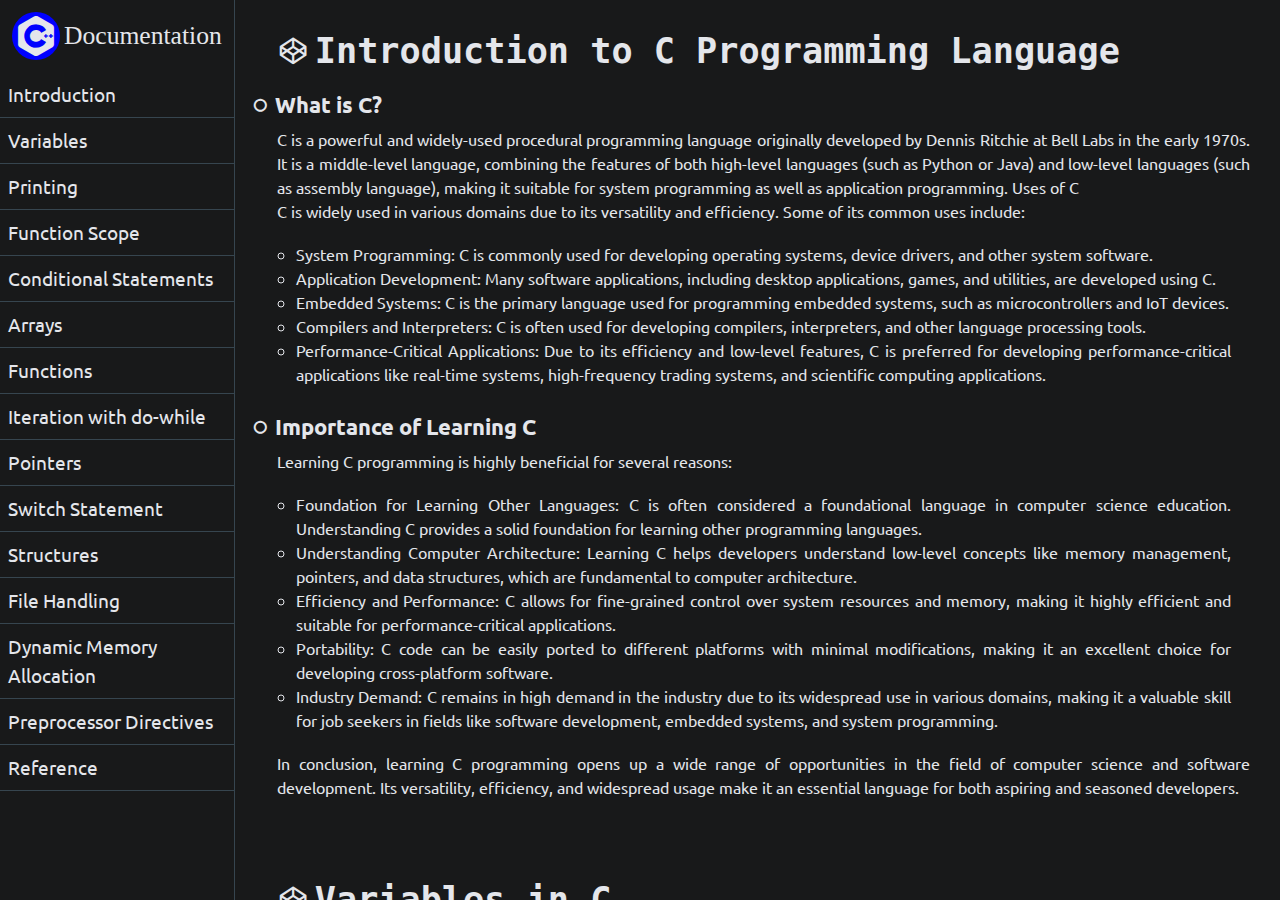
<file: LandingPage3/index.html>
<!DOCTYPE html>
<html lang="en">

<head>
    <meta charset="UTF-8">
    <meta name="viewport" content="width=device-width, initial-scale=1.0">
    <link rel="stylesheet" href="styles.css">
    <link href='https://unpkg.com/boxicons@2.1.4/css/boxicons.min.css' rel='stylesheet'>
    <title></title>
</head>

<body>
    <aside class="side-bar">
        <header class="doc-title"><i class='bx bxl-c-plus-plus'></i>Documentation</header>
        <nav class="side-nav">
            <ul>
                <li class="nav-topic"><a href="#Introduction">Introduction</a></li>
                <li class="nav-topic"><a href="#Variables">Variables</a></li>
                <li class="nav-topic"><a href="#Printing">Printing</a></li>
                <li class="nav-topic"><a href="#Scope">Function Scope</a></li>
                <li class="nav-topic"><a href="#ConditionalStatements">Conditional Statements</a></li>
                <li class="nav-topic"><a href="#Arrays">Arrays</a></li>
                <li class="nav-topic"><a href="#Function">Functions</a></li>
                <li class="nav-topic"><a href="#IterationDoWhile">Iteration with do-while</a></li>
                <li class="nav-topic"><a href="#Pointers">Pointers</a></li>
                <li class="nav-topic"><a href="#SwitchStatement">Switch Statement</a></li>
                <li class="nav-topic"><a href="#Structures">Structures</a></li>
                <li class="nav-topic"><a href="#FileHandling">File Handling</a></li>
                <li class="nav-topic"><a href="#DynamicMemoryAllocation">Dynamic Memory Allocation</a></li>
                <li class="nav-topic"><a href="#PreprocessorDirectives">Preprocessor Directives</a></li>
                <li class="nav-topic"><a href="#Reference">Reference</a></li>
            </ul>
        </nav>
    </aside>
    <main>
        <section class="doc-text">
            <div id="Introduction">
                <header class="header-article"><i class='bx bxl-codepen'></i>Introduction to C Programming Language
                </header>
                <article>

                    <h3 class="article-subtitle"><i class='bx bx-radio-circle'></i>What is C?</h3>

                    <p>C is a powerful and widely-used procedural programming language originally developed by Dennis
                        Ritchie at Bell Labs in the early 1970s. It is a middle-level language, combining the features
                        of both high-level languages (such as Python or Java) and low-level languages (such as assembly
                        language), making it suitable for system programming as well as application programming.
                        Uses of C</p>

                    <p>C is widely used in various domains due to its versatility and efficiency. Some of its common
                        uses include:</p>
                    <ul class="article-topics">
                        <li>
                            <p>System Programming: C is commonly used for developing operating systems, device drivers,
                                and other system software.</p>
                        </li>
                        <li>
                            <p>Application Development: Many software applications, including desktop applications,
                                games, and utilities, are developed using C.</p>
                        </li>
                        <li>
                            <p>Embedded Systems: C is the primary language used for programming embedded systems, such
                                as microcontrollers and IoT devices.</p>
                        </li>
                        <li>
                            <p>Compilers and Interpreters: C is often used for developing compilers, interpreters, and
                                other language processing tools.</p>
                        </li>
                        <li>
                            <p>Performance-Critical Applications: Due to its efficiency and low-level features, C is
                                preferred for developing performance-critical applications like real-time systems,
                                high-frequency trading systems, and scientific computing applications.</p>
                        </li>
                    </ul>

                    <h3 class="article-subtitle"><i class='bx bx-radio-circle'></i>Importance of Learning C</h3>

                    <p>Learning C programming is highly beneficial for several reasons:</p>
                    <ul class="article-topics">
                        <li>
                            <p>Foundation for Learning Other Languages: C is often considered a foundational language in
                                computer science education. Understanding C provides a solid foundation for learning
                                other programming languages.</p>
                        </li>
                        <li>
                            <p>Understanding Computer Architecture: Learning C helps developers understand low-level
                                concepts like memory management, pointers, and data structures, which are fundamental to
                                computer architecture.</p>
                        </li>
                        <li>
                            <p>Efficiency and Performance: C allows for fine-grained control over system resources and
                                memory, making it highly efficient and suitable for performance-critical applications.
                            </p>
                        </li>
                        <li>
                            <p>Portability: C code can be easily ported to different platforms with minimal
                                modifications, making it an excellent choice for developing cross-platform software.</p>
                        </li>
                        <li>
                            <p>Industry Demand: C remains in high demand in the industry due to its widespread use in
                                various domains, making it a valuable skill for job seekers in fields like software
                                development, embedded systems, and system programming.</p>
                        </li>
                    </ul>
                    <p>In conclusion, learning C programming opens up a wide range of opportunities in the field of
                        computer science and software development. Its versatility, efficiency, and widespread usage
                        make it an essential language for both aspiring and seasoned developers.</p>
                </article>
            </div>
            <div id="Variables">
                <header class="header-article"><i class='bx bxl-codepen'></i>Variables in C</header>
                <article>
                    <h3 class="article-subtitle"><i class='bx bx-radio-circle'></i>Understanding Variables</h3>
                    <p>In C programming, variables are used to store data that can be manipulated and processed within a
                        program. A variable must be declared before it is used, specifying its data type and optionally,
                        an initial value.</p>
                    <p>C supports various data types for variables, including:</p>
                    <ul class="article-topics">
                        <li>
                            <p>int: for integer values</p>
                        </li>
                        <li>
                            <p>float: for floating-point values</p>
                        </li>
                        <li>
                            <p>char: for single characters</p>
                        </li>
                        <!-- Add more data types as needed -->
                    </ul>
                    <p>Variables play a crucial role in storing and manipulating data throughout the execution of a
                        program.</p>
                </article>
            </div>

            <!-- aaaa -->
            <div id="Printing">
                <header class="header-article"><i class='bx bxl-codepen'></i>Printing in C</header>
                <article>
                    <h3 class="article-subtitle"><i class='bx bx-radio-circle'></i>Printing Output</h3>
                    <p>In C, printing output to the console is typically done using the printf() function from the standard
                        library. This function allows you to display text and variables with various formatting options.</p>
                    <p>Example:</p>
                    <pre><code>#include &lt;stdio.h&gt;
            
            int main() {
                int number = 10;
                printf("The value of number is %d\n", number);
                return 0;
            }
            </code></pre>
                    <p>This code will print: <code>The value of number is 10</code>.</p>
                    <p>Printing is essential for debugging, displaying results, and interacting with users.</p>
                </article>
            </div>
            <div id="Function">
                <header class="header-article"><i class='bx bxl-codepen'></i>Functions in C</header>
                <article>
                    <h3 class="article-subtitle"><i class='bx bx-radio-circle'></i>Understanding Functions</h3>
                    <p>Functions in C are blocks of code that perform a specific task. They allow for code reuse and modular
                        programming, making it easier to manage and debug large programs.</p>
                    <p>In C, a function typically consists of a function signature, which includes the function name, return
                        type, and parameters, followed by a function body containing the code to be executed.</p>
                    <p>Example:</p>
                    <pre><code>int add(int a, int b) {
                return a + b;
            }
            </code></pre>
                    <p>This defines a function <code>add</code> that takes two integer parameters and returns their sum.</p>
                </article>
            </div>
            <div id="Scope">
                <header class="header-article"><i class='bx bxl-codepen'></i>Scope in C</header>
                <article>
                    <h3 class="article-subtitle"><i class='bx bx-radio-circle'></i>Understanding Scope</h3>
                    <p>Scope in C refers to the visibility and lifetime of variables within a program. Variables can have
                        different scopes depending on where they are declared.</p>
                    <p>The main types of scope in C are:</p>
                    <ul class="article-topics">
                        <li>
                            <p>Global Scope: Variables declared outside of any function have global scope and can be
                                accessed from any part of the program.</p>
                        </li>
                        <li>
                            <p>Local Scope: Variables declared within a function have local scope and can only be accessed
                                within that function.</p>
                        </li>
                        <!-- Add more types of scope as needed -->
                    </ul>
                    <p>Understanding scope is essential for managing variable lifetimes and avoiding naming conflicts.</p>
                </article>
            </div>
            <div id="ConditionalStatements">
                <header class="header-article"><i class='bx bxl-codepen'></i>Conditional Statements in C</header>
                <article>
                    <h3 class="article-subtitle"><i class='bx bx-radio-circle'></i>Understanding Conditional Statements</h3>
                    <p>Conditional statements in C allow you to control the flow of your program based on certain
                        conditions. The most common conditional statements in C are:</p>
                    <ul class="article-topics">
                        <li>
                            <p>if statement</p>
                        </li>
                        <li>
                            <p>else statement</p>
                        </li>
                        <li>
                            <p>else if statement</p>
                        </li>
                        <!-- Add more conditional statements as needed -->
                    </ul>
                    <p>These statements are used to execute different blocks of code based on whether a condition is true or
                        false.</p>
                </article>
            </div>
            <div id="Arrays">
                <header class="header-article"><i class='bx bxl-codepen'></i>Arrays in C</header>
                <article>
                    <h3 class="article-subtitle"><i class='bx bx-radio-circle'></i>Understanding Arrays</h3>
                    <p>An array in C is a collection of elements of the same data type that are stored in contiguous memory
                        locations. Arrays allow you to store and manipulate multiple values under a single name.</p>
                    <p>Example:</p>
                    <pre><code>int numbers[5] = {1, 2, 3, 4, 5};
            </code></pre>
                    <p>This declares an array <code>numbers</code> containing 5 integers.</p>
                </article>
            </div>
            <div id="IterationDoWhile">
                <header class="header-article"><i class='bx bxl-codepen'></i>Iteration with do-while Loop in C</header>
                <article>
                    <h3 class="article-subtitle"><i class='bx bx-radio-circle'></i>Using do-while Loop</h3>
                    <p>The do-while loop in C is a type of loop that executes a block of code repeatedly until a specified
                        condition becomes false. Unlike the while loop, the do-while loop always executes the block of code
                        at least once before checking the condition.</p>
                    <p>Example:</p>
                    <pre><code>int i = 0;
            do {
                printf("%d\n", i);
                i++;
            } while (i < 5);
            </code></pre>
                    <p>This code will print numbers from 0 to 4.</p>
                </article>
            </div>
            <div id="Pointers">
                <header class="header-article"><i class='bx bxl-codepen'></i>Pointers in C</header>
                <article>
                    <h3 class="article-subtitle"><i class='bx bx-radio-circle'></i>Understanding Pointers</h3>
                    <p>Pointers in C are variables that store memory addresses. They allow for dynamic memory allocation,
                        passing parameters by reference, and working with complex data structures.</p>
                    <p>Example:</p>
                    <pre><code>int num = 10;
            int *ptr = &num; // pointer to num
            </code></pre>
                    <p>This declares a pointer <code>ptr</code> that points to the memory address of <code>num</code>.</p>
                </article>
            </div>
            <div id="SwitchStatement">
                <header class="header-article"><i class='bx bxl-codepen'></i>Switch Statement in C</header>
                <article>
                    <h3 class="article-subtitle"><i class='bx bx-radio-circle'></i>Using Switch Statement</h3>
                    <p>The switch statement in C is used to perform different actions based on different conditions. It
                        evaluates an expression and executes code blocks based on matching cases.</p>
                    <p>Example:</p>
                    <pre><code>int day = 3;
            switch (day) {
                case 1:
                    printf("Monday");
                    break;
                case 2:
                    printf("Tuesday");
                    break;
                // Add more cases as needed
                default:
                    printf("Invalid day");
            }
            </code></pre>
                    <p>This code prints the name of the day based on the value of the <code>day</code> variable.</p>
                </article>
            </div>
            <div id="Structures">
                <header class="header-article"><i class='bx bxl-codepen'></i>Structures in C</header>
                <article>
                    <h3 class="article-subtitle"><i class='bx bx-radio-circle'></i>Understanding Structures</h3>
                    <p>Structures in C allow you to define custom data types that can contain multiple members of different
                        data types. They are useful for organizing and storing related information.</p>
                    <p>Example:</p>
                    <pre><code>struct Person {
                char name[50];
                int age;
                float height;
            };
            </code></pre>
                    <p>This defines a structure <code>Person</code> with members <code>name</code>, <code>age</code>, and
                        <code>height</code>.</p>
                </article>
            </div>
            <div id="FileHandling">
                <header class="header-article"><i class='bx bxl-codepen'></i>File Handling in C</header>
                <article>
                    <h3 class="article-subtitle"><i class='bx bx-radio-circle'></i>Working with Files</h3>
                    <p>File handling in C involves performing operations on files, such as reading from and writing to them.
                        C provides standard library functions for file handling, including fopen(), fclose(), fread(), and
                        fwrite().</p>
                    <p>Example:</p>
                    <pre><code>FILE *file = fopen("example.txt", "w");
            if (file != NULL) {
                fprintf(file, "Hello, world!");
                fclose(file);
            }
            </code></pre>
                    <p>This code opens a file named <code>example.txt</code> in write mode, writes "Hello, world!" to it,
                        and then closes the file.</p>
                </article>
            </div>
            <div id="DynamicMemoryAllocation">
                <header class="header-article"><i class='bx bxl-codepen'></i>Dynamic Memory Allocation in C</header>
                <article>
                    <h3 class="article-subtitle"><i class='bx bx-radio-circle'></i>Allocating Memory Dynamically</h3>
                    <p>Dynamic memory allocation in C allows you to allocate memory at runtime using functions like
                        malloc(), calloc(), and realloc(). This is useful for managing memory efficiently, especially when
                        the size of data is not known at compile time.</p>
                    <p>Example:</p>
                    <pre><code>int *ptr;
            ptr = (int *)malloc(5 * sizeof(int));
            if (ptr != NULL) {
                // Use ptr to access dynamically allocated memory
                free(ptr); // Free memory when no longer needed
            }
            </code></pre>
                    <p>This code dynamically allocates memory for an array of 5 integers using malloc() and then frees the
                        memory using free() when it's no longer needed.</p>
                </article>
            </div>
            <div id="PreprocessorDirectives">
                <header class="header-article"><i class='bx bxl-codepen'></i>Preprocessor Directives in C</header>
                <article>
                    <h3 class="article-subtitle"><i class='bx bx-radio-circle'></i>Understanding Preprocessor Directives
                    </h3>
                    <p>Preprocessor directives in C are special commands that are processed by the C preprocessor before the
                        compilation of the program. They are used to include header files, define macros, and perform
                        conditional compilation.</p>
                    <p>Example:</p>
                    <pre><code>#include &lt;stdio.h&gt;
            
            #define MAX(x, y) ((x) > (y) ? (x) : (y))
            
            int main() {
                int a = 10, b = 20;
                int max = MAX(a, b);
                printf("Maximum: %d\n", max);
                return 0;
            }
            </code></pre>
                    <p>This code defines a macro <code>MAX</code> using #define directive to find the maximum of two
                        numbers.</p>
                </article>
            </div>
            <footer id="Reference">
                <p>This article text was automatically generated by an AI language model.</p>
                <p>Generated by ChatGPT, an AI language model developed by OpenAI.</p>
            </footer>
            
        </section>
        
    </main>

</body>

</html>
</file>
<file: LandingPage3/styles.css>
@import url('https://fonts.googleapis.com/css2?family=Lato:ital,wght@0,100;0,300;0,400;0,700;0,900;1,100;1,300;1,400;1,700;1,900&family=Monoton&family=Montserrat:ital,wght@0,100..900;1,100..900&family=Roboto+Mono:ital,wght@0,100..700;1,100..700&family=Ubuntu:ital,wght@0,300;0,400;0,500;0,700;1,300;1,400;1,500;1,700&display=swap');
@import url('https://fonts.googleapis.com/css2?family=Space+Mono:ital,wght@0,400;0,700;1,400;1,700&display=swap');
:root{
    --color-1:  	#18191a;
    --color-2: #242526;
    --color-3:  #3a3b3c;
    --color-4: #e4e6eb;
    --color-5: #b0b3b8;
    --color-6: #36454F;
}
* {
    margin: 0;
    padding: 0;
    box-sizing: border-box;
    font-family: "Ubuntu", "Lato", sans-serif;
    color: var(--color-4);
    scroll-behavior: smooth;
}
a {
    text-decoration: none;
    color: var(--color-4);
    transition: 3ms ease-in-out;
}
a:hover {
    color: var(--color-5);
}
ul {
    list-style: none;
}
html, body {
    width: 100%;
    height: 100%;
}
body {
    display: flex;
    gap: 12px;
    background-color: var(--color-1);
}
aside {
    display: flex;
    flex-direction: column;
    align-items: center;
    font-size: 1.2rem;
    text-align: left;
    border-right: 0.1px solid #36454F;
}
header.doc-title {
    padding: 12px;
    display: flex;
    font-size: 1.6rem;
    justify-content: center;
    align-items: center;
    font-family: "Ubuntu Mono";
    gap: 4px;
}
.doc-title i {
    background-color: blue;
    border-radius: 50%;
    font-size: 3rem;
}
.nav-topic {
    padding: 8px;
    font-family: "Space Mono", monospace;
    border-bottom: 0.1px solid var(--color-6);
}
.side-nav {
    overflow-y: auto;
    
}
header.header-article {
    display: flex;
    align-items: center;
    font-family: "Ubuntu Mono", monospace;
    font-size: 2.2rem;
    font-weight: bold;
    gap: 6px;
    margin-bottom: 12px;
}
.header-article i {
    font-size: 2rem;
}
.article-subtitle{
    display: flex;
    align-items: center;
    gap: 4px;
    font-size: 1.4rem;
    padding: 8px;
    margin-left: -36px;
}
article p {
    text-align: justify;
    line-height: 1.5rem;
}
article ul {
    list-style: circle;
    padding: 19px;
}
main {
    padding: 30px;
    overflow-y: auto;
}
section.doc-text {
    display: flex;
    flex-direction: column;
    gap: 80px;
    margin-bottom: 12px;
}

/* Largura e cor da barra de rolagem */
::-webkit-scrollbar {
    width: 10px;
    background-color: var(--color-1); /* cor de fundo */
}

/* Rolo de rolagem */
::-webkit-scrollbar-thumb {
    background-color: #888; /* cor do rolo */
    border-radius: 5px; /* borda arredondada */
}

/* Rolo ao passar o mouse */
::-webkit-scrollbar-thumb:hover {
    background-color: #555; /* cor do rolo ao passar o mouse */
}
</file>
